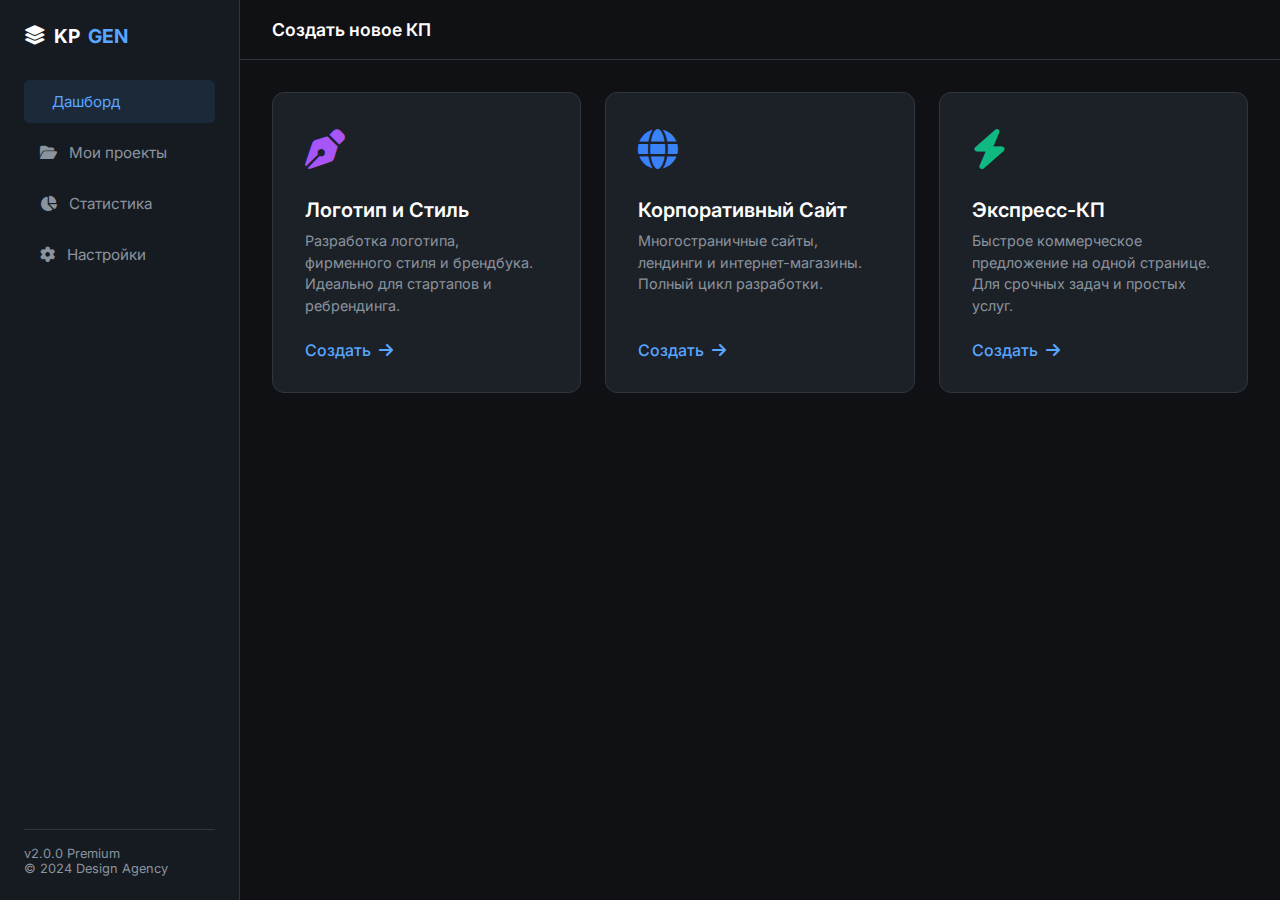
<file: app/index.html>
<!DOCTYPE html>
<html lang="ru">

<head>
    <meta charset="UTF-8">
    <meta name="viewport" content="width=device-width, initial-scale=1.0">
    <title>KP Generator | Dashboard</title>
    <link rel="stylesheet" href="styles.css">
    <link rel="stylesheet" href="https://cdnjs.cloudflare.com/ajax/libs/font-awesome/6.4.0/css/all.min.css">
</head>

<body>
    <div class="app-container">
        <!-- Sidebar -->
        <aside class="sidebar">
            <div class="logo">
                <i class="fa-solid fa-layer-group"></i>
                KP<span>GEN</span>
            </div>

            <nav class="nav-menu">
                <a href="#" class="nav-item active">
                    <i class="fa-solid fa-grid-2"></i>
                    Дашборд
                </a>
                <a href="#" class="nav-item">
                    <i class="fa-solid fa-folder-open"></i>
                    Мои проекты
                </a>
                <a href="#" class="nav-item">
                    <i class="fa-solid fa-chart-pie"></i>
                    Статистика
                </a>
                <a href="#" class="nav-item">
                    <i class="fa-solid fa-gear"></i>
                    Настройки
                </a>
            </nav>

            <div class="sidebar-footer">
                <p>v2.0.0 Premium</p>
                <p>&copy; 2024 Design Agency</p>
            </div>
        </aside>

        <!-- Main Content -->
        <main class="main-content">
            <div class="top-bar">
                <div class="page-title">Создать новое КП</div>
                <div class="user-profile">
                    <!-- Placeholder for user info if needed -->
                </div>
            </div>

            <div class="content-scroll-area">
                <div class="dashboard-grid">
                    <!-- Card 1: Logo -->
                    <a href="generator.html?type=logo" class="kp-card">
                        <div class="card-icon" style="color: #a855f7;">
                            <i class="fa-solid fa-pen-nib"></i>
                        </div>
                        <div class="card-title">Логотип и Стиль</div>
                        <div class="card-desc">
                            Разработка логотипа, фирменного стиля и брендбука. Идеально для стартапов и ребрендинга.
                        </div>
                        <div class="card-arrow">
                            Создать <i class="fa-solid fa-arrow-right"></i>
                        </div>
                    </a>

                    <!-- Card 2: Website -->
                    <a href="generator.html?type=website" class="kp-card">
                        <div class="card-icon" style="color: #3b82f6;">
                            <i class="fa-solid fa-globe"></i>
                        </div>
                        <div class="card-title">Корпоративный Сайт</div>
                        <div class="card-desc">
                            Многостраничные сайты, лендинги и интернет-магазины. Полный цикл разработки.
                        </div>
                        <div class="card-arrow">
                            Создать <i class="fa-solid fa-arrow-right"></i>
                        </div>
                    </a>

                    <!-- Card 3: Express -->
                    <a href="generator.html?type=express" class="kp-card">
                        <div class="card-icon" style="color: #10b981;">
                            <i class="fa-solid fa-bolt"></i>
                        </div>
                        <div class="card-title">Экспресс-КП</div>
                        <div class="card-desc">
                            Быстрое коммерческое предложение на одной странице. Для срочных задач и простых услуг.
                        </div>
                        <div class="card-arrow">
                            Создать <i class="fa-solid fa-arrow-right"></i>
                        </div>
                    </a>
                </div>
            </div>
        </main>
    </div>
</body>

</html>
</file>
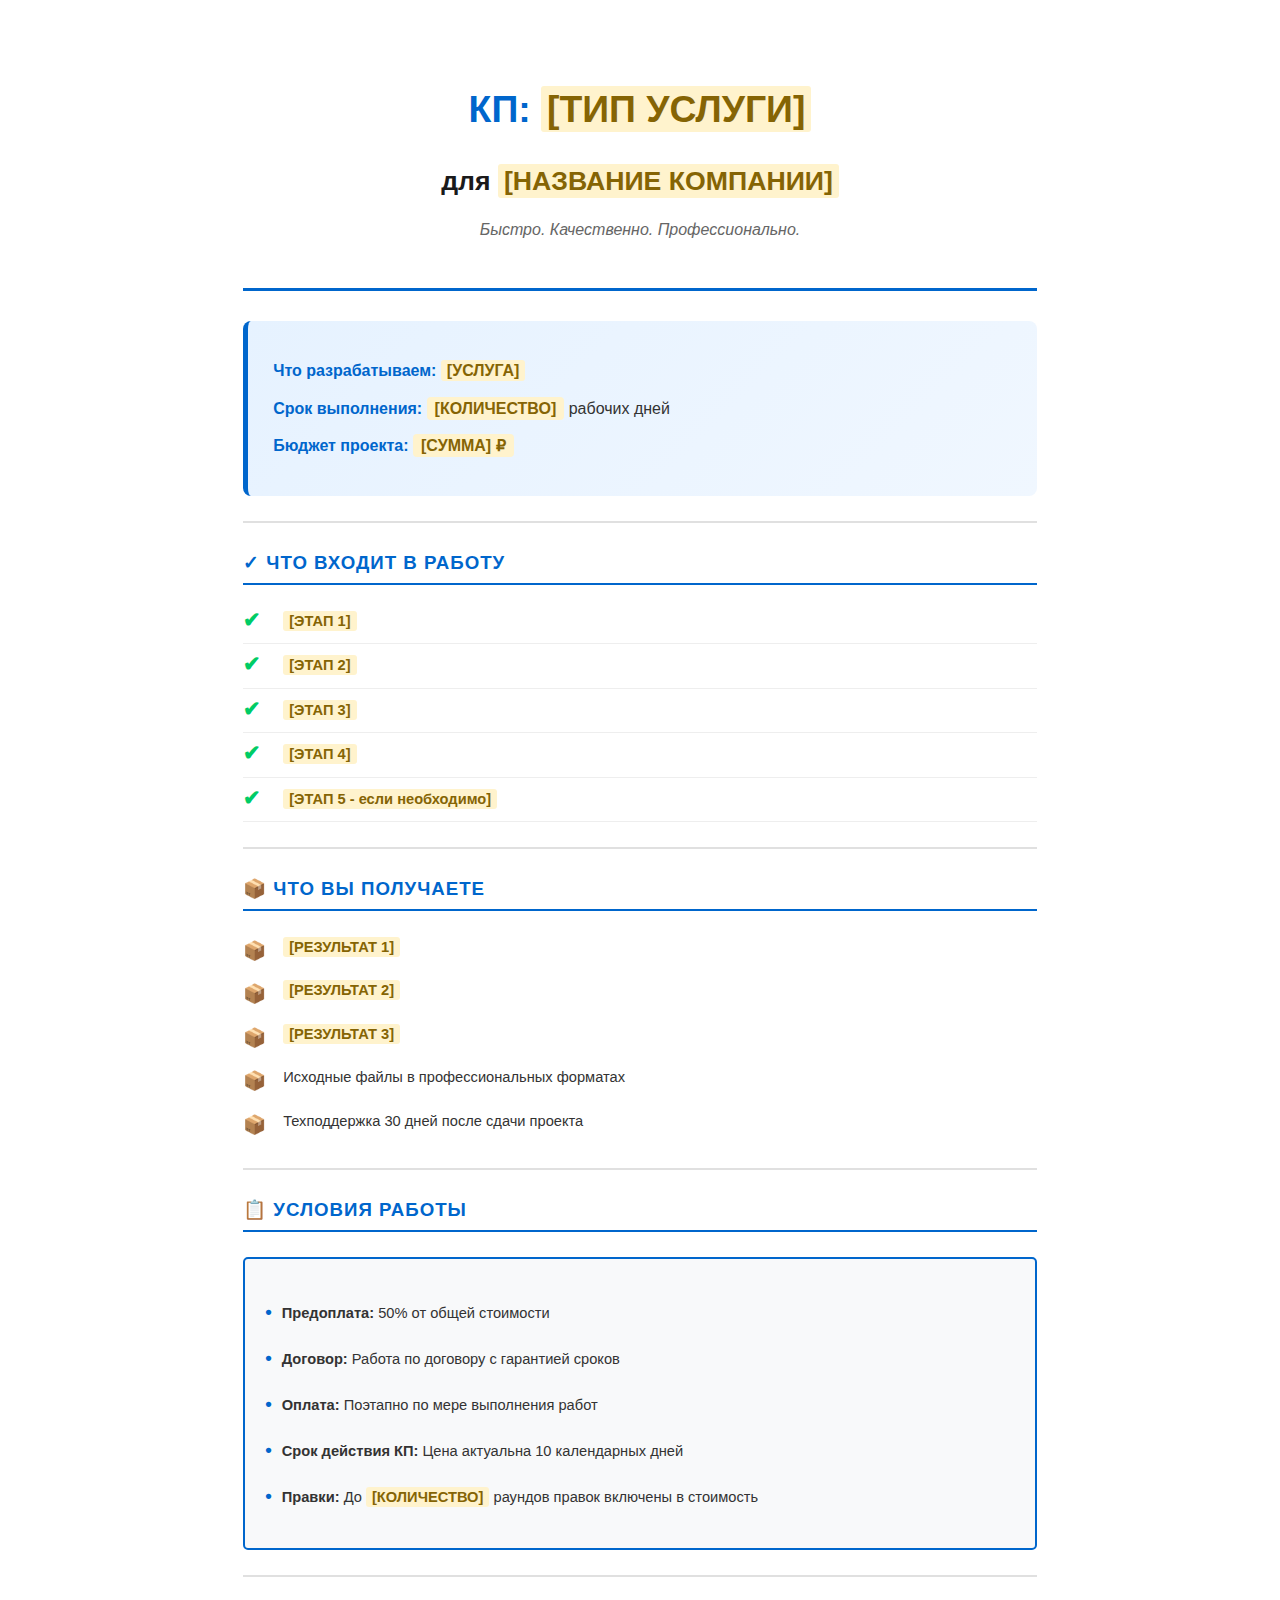
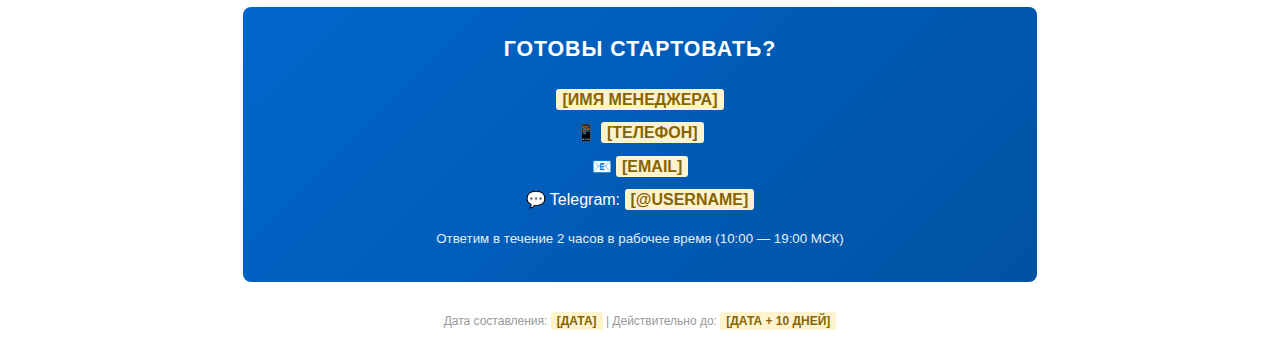
<file: output/kp-express-template.html>
<!DOCTYPE html>
<html xmlns:o="urn:schemas-microsoft-com:office:office" xmlns:w="urn:schemas-microsoft-com:office:word"
    xmlns="http://www.w3.org/TR/REC-html40">

<head>
    <meta charset="UTF-8">
    <meta name="ProgId" content="Word.Document">
    <meta name="Generator" content="Microsoft Word 15">
    <meta name="Originator" content="Microsoft Word 15">
    <title>Коммерческое предложение - Экспресс</title>
    <!--[if gte mso 9]>
    <xml>
        <w:WordDocument>
            <w:View>Print</w:View>
            <w:Zoom>100</w:Zoom>
        </w:WordDocument>
    </xml>
    <![endif]-->
    <style>
        @page {
            size: A4;
            margin: 2.5cm;
        }

        body {
            font-family: 'Segoe UI', Arial, sans-serif;
            font-size: 11pt;
            line-height: 1.6;
            color: #333333;
            max-width: 21cm;
            margin: 0 auto;
            padding: 20px;
        }

        h1 {
            font-size: 28pt;
            font-weight: 700;
            color: #0066cc;
            margin: 20px 0;
            text-align: center;
        }

        h2 {
            font-size: 20pt;
            font-weight: 600;
            color: #1a1a1a;
            margin: 15px 0 10px 0;
            text-align: center;
        }

        h3 {
            font-size: 14pt;
            font-weight: 600;
            color: #0066cc;
            margin: 20px 0 10px 0;
            text-transform: uppercase;
            letter-spacing: 1px;
            border-bottom: 2px solid #0066cc;
            padding-bottom: 5px;
        }

        .header-section {
            text-align: center;
            padding: 40px 0 30px 0;
            border-bottom: 3px solid #0066cc;
            margin-bottom: 30px;
        }

        .key-info {
            background: linear-gradient(135deg, #e6f2ff 0%, #f0f7ff 100%);
            padding: 25px;
            margin: 25px 0;
            border-radius: 8px;
            border-left: 5px solid #0066cc;
        }

        .key-info p {
            margin: 12px 0;
            font-size: 12pt;
        }

        .key-info strong {
            color: #0066cc;
            font-weight: 600;
            display: inline-block;
            min-width: 120px;
        }

        .highlight-value {
            background-color: #fff3cd;
            color: #856404;
            font-weight: 700;
            padding: 3px 8px;
            border-radius: 4px;
        }

        .checklist {
            list-style: none;
            padding: 0;
            margin: 15px 0;
        }

        .checklist li {
            padding: 10px 0 10px 40px;
            position: relative;
            font-size: 11pt;
            border-bottom: 1px solid #eeeeee;
        }

        .checklist li:before {
            content: "✔";
            position: absolute;
            left: 0;
            color: #00cc66;
            font-weight: bold;
            font-size: 16pt;
            line-height: 1;
        }

        .deliverables {
            list-style: none;
            padding: 0;
            margin: 15px 0;
        }

        .deliverables li {
            padding: 10px 0 10px 40px;
            position: relative;
            font-size: 11pt;
        }

        .deliverables li:before {
            content: "📦";
            position: absolute;
            left: 0;
            font-size: 14pt;
        }

        .conditions-box {
            background-color: #f8f9fa;
            border: 2px solid #0066cc;
            padding: 20px;
            margin: 25px 0;
            border-radius: 5px;
        }

        .conditions-box ul {
            list-style: none;
            padding: 0;
            margin: 10px 0;
        }

        .conditions-box li {
            padding: 8px 0;
            font-size: 11pt;
        }

        .conditions-box li:before {
            content: "•";
            color: #0066cc;
            font-weight: bold;
            margin-right: 10px;
            font-size: 14pt;
        }

        .cta-section {
            background: linear-gradient(135deg, #0066cc 0%, #0052a3 100%);
            color: white;
            padding: 25px;
            margin: 30px 0 20px 0;
            border-radius: 8px;
            text-align: center;
        }

        .cta-section h3 {
            color: white;
            border: none;
            margin: 0 0 15px 0;
            font-size: 16pt;
        }

        .cta-section p {
            margin: 8px 0;
            font-size: 12pt;
        }

        .placeholder {
            background-color: #fff3cd;
            color: #856404;
            font-weight: 600;
            padding: 2px 6px;
            border-radius: 3px;
        }

        .separator {
            border: none;
            border-top: 2px solid #e0e0e0;
            margin: 25px 0;
        }

        .tagline {
            font-size: 12pt;
            color: #666666;
            font-style: italic;
            text-align: center;
            margin: 15px 0;
        }
    </style>
</head>

<body>

    <!-- HEADER -->
    <div class="header-section">
        <h1>КП: <span class="placeholder">[ТИП УСЛУГИ]</span></h1>
        <h2>для <span class="placeholder">[НАЗВАНИЕ КОМПАНИИ]</span></h2>
        <p class="tagline">Быстро. Качественно. Профессионально.</p>
    </div>

    <!-- KEY INFO -->
    <div class="key-info">
        <p><strong>Что разрабатываем:</strong> <span class="placeholder">[УСЛУГА]</span></p>
        <p><strong>Срок выполнения:</strong> <span class="highlight-value">[КОЛИЧЕСТВО]</span> рабочих дней</p>
        <p><strong>Бюджет проекта:</strong> <span class="highlight-value">[СУММА] ₽</span></p>
    </div>

    <hr class="separator">

    <!-- ЧТО ВХОДИТ -->
    <h3>✓ Что входит в работу</h3>

    <ul class="checklist">
        <li><span class="placeholder">[ЭТАП 1]</span></li>
        <li><span class="placeholder">[ЭТАП 2]</span></li>
        <li><span class="placeholder">[ЭТАП 3]</span></li>
        <li><span class="placeholder">[ЭТАП 4]</span></li>
        <li><span class="placeholder">[ЭТАП 5 - если необходимо]</span></li>
    </ul>

    <hr class="separator">

    <!-- ЧТО ПОЛУЧАЕТЕ -->
    <h3>📦 Что вы получаете</h3>

    <ul class="deliverables">
        <li><span class="placeholder">[РЕЗУЛЬТАТ 1]</span></li>
        <li><span class="placeholder">[РЕЗУЛЬТАТ 2]</span></li>
        <li><span class="placeholder">[РЕЗУЛЬТАТ 3]</span></li>
        <li>Исходные файлы в профессиональных форматах</li>
        <li>Техподдержка 30 дней после сдачи проекта</li>
    </ul>

    <hr class="separator">

    <!-- УСЛОВИЯ -->
    <h3>📋 Условия работы</h3>

    <div class="conditions-box">
        <ul>
            <li><strong>Предоплата:</strong> 50% от общей стоимости</li>
            <li><strong>Договор:</strong> Работа по договору с гарантией сроков</li>
            <li><strong>Оплата:</strong> Поэтапно по мере выполнения работ</li>
            <li><strong>Срок действия КП:</strong> Цена актуальна 10 календарных дней</li>
            <li><strong>Правки:</strong> До <span class="placeholder">[КОЛИЧЕСТВО]</span> раундов правок включены в
                стоимость</li>
        </ul>
    </div>

    <hr class="separator">

    <!-- CTA -->
    <div class="cta-section">
        <h3>Готовы стартовать?</h3>
        <p><strong><span class="placeholder">[ИМЯ МЕНЕДЖЕРА]</span></strong></p>
        <p>📱 <span class="placeholder">[ТЕЛЕФОН]</span></p>
        <p>📧 <span class="placeholder">[EMAIL]</span></p>
        <p>💬 Telegram: <span class="placeholder">[@USERNAME]</span></p>
        <p style="margin-top: 15px; font-size: 10pt; opacity: 0.9;">Ответим в течение 2 часов в рабочее время (10:00 —
            19:00 МСК)</p>
    </div>

    <!-- FOOTER NOTE -->
    <p style="text-align: center; font-size: 9pt; color: #999999; margin-top: 30px;">
        Дата составления: <span class="placeholder">[ДАТА]</span> |
        Действительно до: <span class="placeholder">[ДАТА + 10 ДНЕЙ]</span>
    </p>

</body>

</html>
</file>
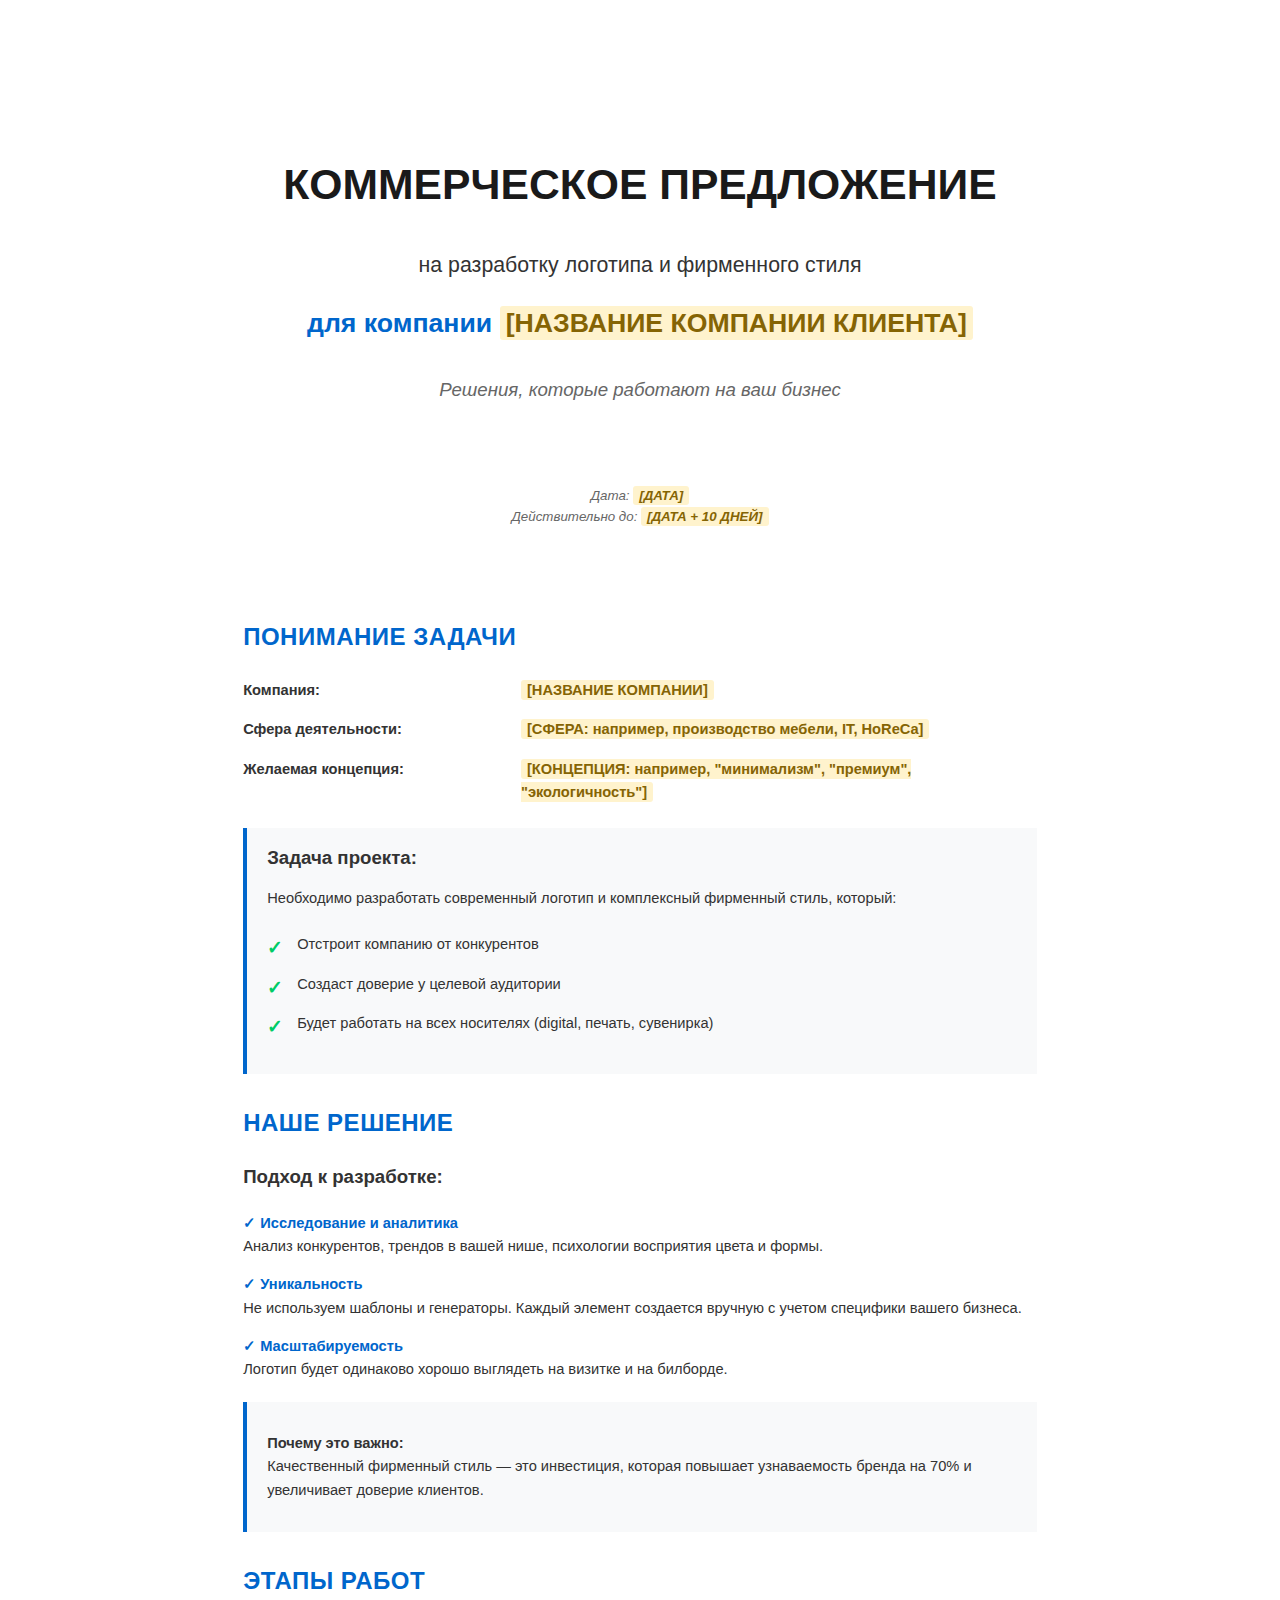
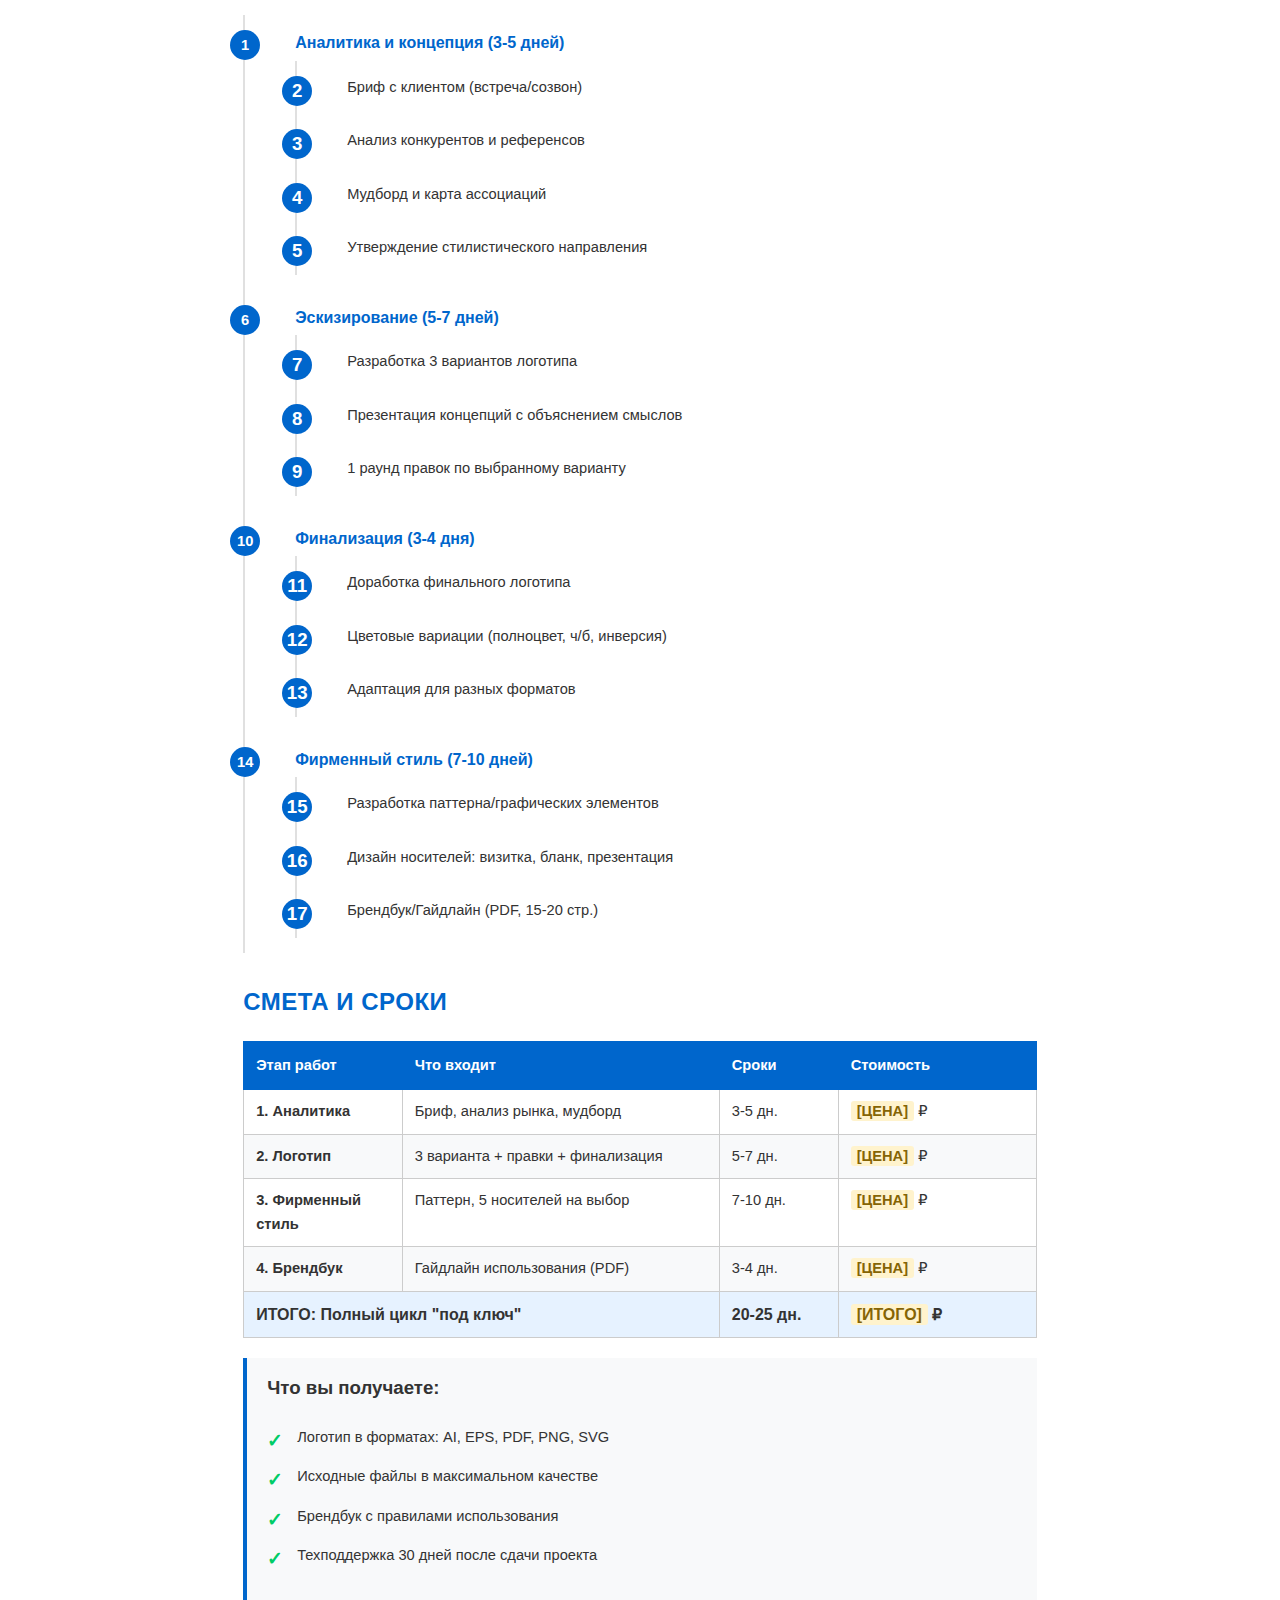
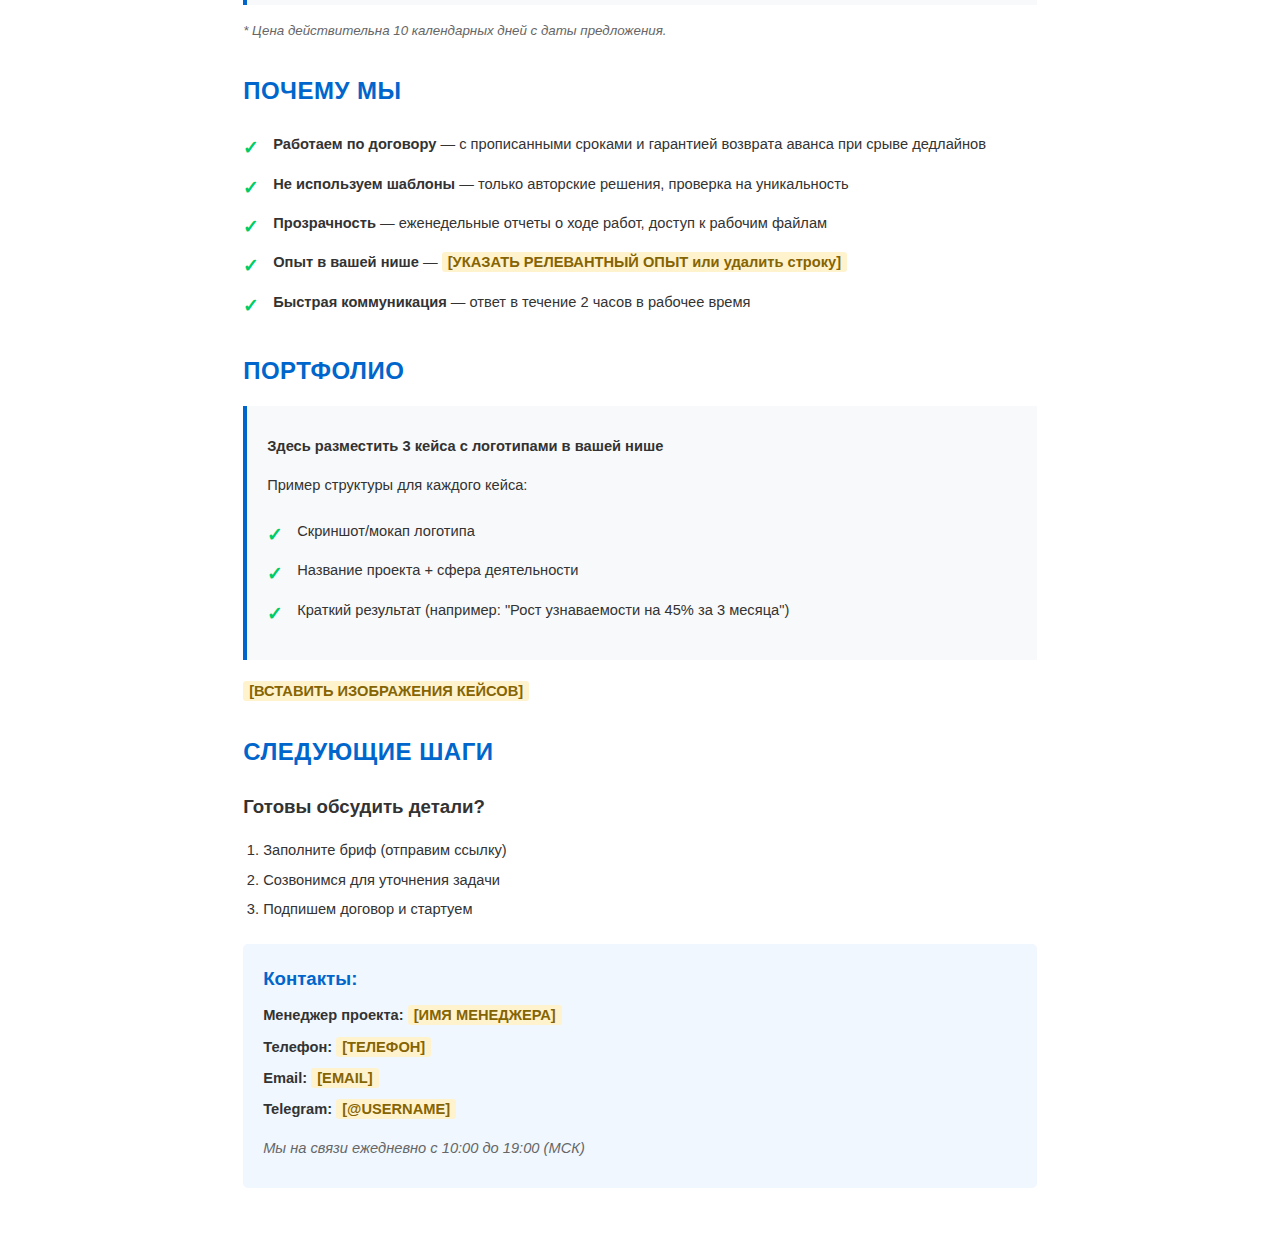
<file: output/kp-logo-template.html>
<!DOCTYPE html>
<html xmlns:o="urn:schemas-microsoft-com:office:office" xmlns:w="urn:schemas-microsoft-com:office:word"
    xmlns="http://www.w3.org/TR/REC-html40">

<head>
    <meta charset="UTF-8">
    <meta name="ProgId" content="Word.Document">
    <meta name="Generator" content="Microsoft Word 15">
    <meta name="Originator" content="Microsoft Word 15">
    <title>Коммерческое предложение - Логотип и фирменный стиль</title>
    <!--[if gte mso 9]>
    <xml>
        <w:WordDocument>
            <w:View>Print</w:View>
            <w:Zoom>100</w:Zoom>
        </w:WordDocument>
    </xml>
    <![endif]-->
    <style>
        @page {
            size: A4;
            margin: 2cm 2cm 2cm 2cm;
        }

        body {
            font-family: 'Segoe UI', Arial, sans-serif;
            font-size: 11pt;
            line-height: 1.6;
            color: #333333;
            max-width: 21cm;
            margin: 0 auto;
            padding: 20px;
        }

        h1 {
            font-size: 24pt;
            font-weight: 700;
            color: #1a1a1a;
            margin: 30px 0 10px 0;
            padding-bottom: 10px;
            border-bottom: 3px solid #0066cc;
        }

        h2 {
            font-size: 18pt;
            font-weight: 600;
            color: #0066cc;
            margin: 25px 0 15px 0;
            text-transform: uppercase;
            letter-spacing: 0.5px;
        }

        h3 {
            font-size: 14pt;
            font-weight: 600;
            color: #333333;
            margin: 20px 0 10px 0;
        }

        .title-page {
            text-align: center;
            padding: 100px 0 50px 0;
            page-break-after: always;
        }

        .title-page h1 {
            font-size: 32pt;
            border: none;
            margin-bottom: 20px;
        }

        .title-page .company-name {
            font-size: 20pt;
            font-weight: 600;
            color: #0066cc;
            margin: 20px 0;
        }

        .title-page .tagline {
            font-size: 14pt;
            color: #666666;
            font-style: italic;
            margin: 30px 0;
        }

        .section {
            margin: 30px 0;
            page-break-inside: avoid;
        }

        .highlight-box {
            background-color: #f8f9fa;
            border-left: 4px solid #0066cc;
            padding: 15px 20px;
            margin: 15px 0;
        }

        .info-grid {
            display: table;
            width: 100%;
            margin: 15px 0;
        }

        .info-row {
            display: table-row;
        }

        .info-label {
            display: table-cell;
            font-weight: 600;
            width: 35%;
            padding: 8px 10px 8px 0;
            vertical-align: top;
        }

        .info-value {
            display: table-cell;
            padding: 8px 0;
            vertical-align: top;
        }

        table {
            width: 100%;
            border-collapse: collapse;
            margin: 20px 0;
        }

        th {
            background-color: #0066cc;
            color: white;
            font-weight: 600;
            padding: 12px;
            text-align: left;
            border: 1px solid #0066cc;
        }

        td {
            padding: 10px 12px;
            border: 1px solid #cccccc;
            vertical-align: top;
        }

        tr:nth-child(even) {
            background-color: #f8f9fa;
        }

        .total-row {
            font-weight: 700;
            background-color: #e6f2ff !important;
            font-size: 12pt;
        }

        .checkmark {
            color: #00cc66;
            font-weight: bold;
            margin-right: 8px;
        }

        ul {
            list-style: none;
            padding-left: 0;
        }

        ul li {
            padding: 8px 0;
            padding-left: 30px;
            position: relative;
        }

        ul li:before {
            content: "✓";
            color: #00cc66;
            font-weight: bold;
            position: absolute;
            left: 0;
            font-size: 14pt;
        }

        .steps ol {
            counter-reset: step-counter;
            list-style: none;
            padding-left: 0;
        }

        .steps ol li {
            counter-increment: step-counter;
            padding: 15px 0 15px 50px;
            position: relative;
            border-left: 2px solid #e0e0e0;
        }

        .steps ol li:before {
            content: counter(step-counter);
            position: absolute;
            left: -15px;
            top: 15px;
            background-color: #0066cc;
            color: white;
            width: 30px;
            height: 30px;
            border-radius: 50%;
            text-align: center;
            line-height: 30px;
            font-weight: bold;
        }

        .steps ol li strong {
            display: block;
            font-size: 12pt;
            color: #0066cc;
            margin-bottom: 5px;
        }

        .contact-info {
            background-color: #f0f7ff;
            padding: 20px;
            border-radius: 5px;
            margin: 20px 0;
        }

        .contact-info p {
            margin: 8px 0;
            font-size: 11pt;
        }

        .placeholder {
            background-color: #fff3cd;
            color: #856404;
            font-weight: 600;
            padding: 2px 6px;
            border-radius: 3px;
        }

        .note {
            font-size: 10pt;
            color: #666666;
            font-style: italic;
            margin: 10px 0;
        }

        .page-break {
            page-break-after: always;
        }
    </style>
</head>

<body>

    <!-- ТИТУЛЬНАЯ СТРАНИЦА -->
    <div class="title-page">
        <h1>КОММЕРЧЕСКОЕ ПРЕДЛОЖЕНИЕ</h1>
        <p style="font-size: 16pt; margin: 20px 0;">на разработку логотипа и фирменного стиля</p>

        <div class="company-name">
            для компании <span class="placeholder">[НАЗВАНИЕ КОМПАНИИ КЛИЕНТА]</span>
        </div>

        <div class="tagline">Решения, которые работают на ваш бизнес</div>

        <p class="note" style="margin-top: 80px; font-size: 10pt;">
            Дата: <span class="placeholder">[ДАТА]</span><br>
            Действительно до: <span class="placeholder">[ДАТА + 10 ДНЕЙ]</span>
        </p>
    </div>

    <!-- ПОНИМАНИЕ ЗАДАЧИ -->
    <div class="section">
        <h2>ПОНИМАНИЕ ЗАДАЧИ</h2>

        <div class="info-grid">
            <div class="info-row">
                <div class="info-label">Компания:</div>
                <div class="info-value"><span class="placeholder">[НАЗВАНИЕ КОМПАНИИ]</span></div>
            </div>
            <div class="info-row">
                <div class="info-label">Сфера деятельности:</div>
                <div class="info-value"><span class="placeholder">[СФЕРА: например, производство мебели, IT,
                        HoReCa]</span></div>
            </div>
            <div class="info-row">
                <div class="info-label">Желаемая концепция:</div>
                <div class="info-value"><span class="placeholder">[КОНЦЕПЦИЯ: например, "минимализм", "премиум",
                        "экологичность"]</span></div>
            </div>
        </div>

        <div class="highlight-box">
            <h3 style="margin-top: 0;">Задача проекта:</h3>
            <p>Необходимо разработать современный логотип и комплексный фирменный стиль, который:</p>
            <ul>
                <li>Отстроит компанию от конкурентов</li>
                <li>Создаст доверие у целевой аудитории</li>
                <li>Будет работать на всех носителях (digital, печать, сувенирка)</li>
            </ul>
        </div>
    </div>

    <!-- НАШЕ РЕШЕНИЕ -->
    <div class="section">
        <h2>НАШЕ РЕШЕНИЕ</h2>

        <h3>Подход к разработке:</h3>

        <div style="margin: 20px 0;">
            <p><strong style="color: #0066cc;">✓ Исследование и аналитика</strong><br>
                Анализ конкурентов, трендов в вашей нише, психологии восприятия цвета и формы.</p>

            <p><strong style="color: #0066cc;">✓ Уникальность</strong><br>
                Не используем шаблоны и генераторы. Каждый элемент создается вручную с учетом специфики вашего бизнеса.
            </p>

            <p><strong style="color: #0066cc;">✓ Масштабируемость</strong><br>
                Логотип будет одинаково хорошо выглядеть на визитке и на билборде.</p>
        </div>

        <div class="highlight-box">
            <p><strong>Почему это важно:</strong><br>
                Качественный фирменный стиль — это инвестиция, которая повышает узнаваемость бренда на 70% и увеличивает
                доверие клиентов.</p>
        </div>
    </div>

    <!-- ЭТАПЫ РАБОТ -->
    <div class="section page-break">
        <h2>ЭТАПЫ РАБОТ</h2>

        <div class="steps">
            <ol>
                <li>
                    <strong>Аналитика и концепция (3-5 дней)</strong>
                    <ul style="margin-top: 5px;">
                        <li>Бриф с клиентом (встреча/созвон)</li>
                        <li>Анализ конкурентов и референсов</li>
                        <li>Мудборд и карта ассоциаций</li>
                        <li>Утверждение стилистического направления</li>
                    </ul>
                </li>

                <li>
                    <strong>Эскизирование (5-7 дней)</strong>
                    <ul>
                        <li>Разработка 3 вариантов логотипа</li>
                        <li>Презентация концепций с объяснением смыслов</li>
                        <li>1 раунд правок по выбранному варианту</li>
                    </ul>
                </li>

                <li>
                    <strong>Финализация (3-4 дня)</strong>
                    <ul>
                        <li>Доработка финального логотипа</li>
                        <li>Цветовые вариации (полноцвет, ч/б, инверсия)</li>
                        <li>Адаптация для разных форматов</li>
                    </ul>
                </li>

                <li>
                    <strong>Фирменный стиль (7-10 дней)</strong>
                    <ul>
                        <li>Разработка паттерна/графических элементов</li>
                        <li>Дизайн носителей: визитка, бланк, презентация</li>
                        <li>Брендбук/Гайдлайн (PDF, 15-20 стр.)</li>
                    </ul>
                </li>
            </ol>
        </div>
    </div>

    <!-- СМЕТА И СРОКИ -->
    <div class="section">
        <h2>СМЕТА И СРОКИ</h2>

        <table>
            <thead>
                <tr>
                    <th style="width: 20%;">Этап работ</th>
                    <th style="width: 40%;">Что входит</th>
                    <th style="width: 15%;">Сроки</th>
                    <th style="width: 25%;">Стоимость</th>
                </tr>
            </thead>
            <tbody>
                <tr>
                    <td><strong>1. Аналитика</strong></td>
                    <td>Бриф, анализ рынка, мудборд</td>
                    <td>3-5 дн.</td>
                    <td><span class="placeholder">[ЦЕНА]</span> ₽</td>
                </tr>
                <tr>
                    <td><strong>2. Логотип</strong></td>
                    <td>3 варианта + правки + финализация</td>
                    <td>5-7 дн.</td>
                    <td><span class="placeholder">[ЦЕНА]</span> ₽</td>
                </tr>
                <tr>
                    <td><strong>3. Фирменный стиль</strong></td>
                    <td>Паттерн, 5 носителей на выбор</td>
                    <td>7-10 дн.</td>
                    <td><span class="placeholder">[ЦЕНА]</span> ₽</td>
                </tr>
                <tr>
                    <td><strong>4. Брендбук</strong></td>
                    <td>Гайдлайн использования (PDF)</td>
                    <td>3-4 дн.</td>
                    <td><span class="placeholder">[ЦЕНА]</span> ₽</td>
                </tr>
                <tr class="total-row">
                    <td colspan="2"><strong>ИТОГО:</strong> Полный цикл "под ключ"</td>
                    <td><strong>20-25 дн.</strong></td>
                    <td><strong><span class="placeholder">[ИТОГО]</span> ₽</strong></td>
                </tr>
            </tbody>
        </table>

        <div class="highlight-box">
            <h3 style="margin-top: 0;">Что вы получаете:</h3>
            <ul>
                <li>Логотип в форматах: AI, EPS, PDF, PNG, SVG</li>
                <li>Исходные файлы в максимальном качестве</li>
                <li>Брендбук с правилами использования</li>
                <li>Техподдержка 30 дней после сдачи проекта</li>
            </ul>
        </div>

        <p class="note">* Цена действительна 10 календарных дней с даты предложения.</p>
    </div>

    <!-- ПОЧЕМУ МЫ -->
    <div class="section page-break">
        <h2>ПОЧЕМУ МЫ</h2>

        <ul style="font-size: 11pt;">
            <li><strong>Работаем по договору</strong> — с прописанными сроками и гарантией возврата аванса при срыве
                дедлайнов</li>
            <li><strong>Не используем шаблоны</strong> — только авторские решения, проверка на уникальность</li>
            <li><strong>Прозрачность</strong> — еженедельные отчеты о ходе работ, доступ к рабочим файлам</li>
            <li><strong>Опыт в вашей нише</strong> — <span class="placeholder">[УКАЗАТЬ РЕЛЕВАНТНЫЙ ОПЫТ или удалить
                    строку]</span></li>
            <li><strong>Быстрая коммуникация</strong> — ответ в течение 2 часов в рабочее время</li>
        </ul>
    </div>

    <!-- ПОРТФОЛИО -->
    <div class="section">
        <h2>ПОРТФОЛИО</h2>

        <div class="highlight-box">
            <p><strong>Здесь разместить 3 кейса с логотипами в вашей нише</strong></p>
            <p>Пример структуры для каждого кейса:</p>
            <ul>
                <li>Скриншот/мокап логотипа</li>
                <li>Название проекта + сфера деятельности</li>
                <li>Краткий результат (например: "Рост узнаваемости на 45% за 3 месяца")</li>
            </ul>
        </div>

        <p style="margin-top: 20px;"><span class="placeholder">[ВСТАВИТЬ ИЗОБРАЖЕНИЯ КЕЙСОВ]</span></p>
    </div>

    <!-- СЛЕДУЮЩИЕ ШАГИ -->
    <div class="section">
        <h2>СЛЕДУЮЩИЕ ШАГИ</h2>

        <h3>Готовы обсудить детали?</h3>

        <ol style="list-style: decimal; padding-left: 20px; line-height: 2;">
            <li>Заполните бриф (отправим ссылку)</li>
            <li>Созвонимся для уточнения задачи</li>
            <li>Подпишем договор и стартуем</li>
        </ol>

        <div class="contact-info">
            <h3 style="margin-top: 0; color: #0066cc;">Контакты:</h3>
            <p><strong>Менеджер проекта:</strong> <span class="placeholder">[ИМЯ МЕНЕДЖЕРА]</span></p>
            <p><strong>Телефон:</strong> <span class="placeholder">[ТЕЛЕФОН]</span></p>
            <p><strong>Email:</strong> <span class="placeholder">[EMAIL]</span></p>
            <p><strong>Telegram:</strong> <span class="placeholder">[@USERNAME]</span></p>
            <p class="note" style="margin-top: 15px;">Мы на связи ежедневно с 10:00 до 19:00 (МСК)</p>
        </div>
    </div>

</body>

</html>
</file>
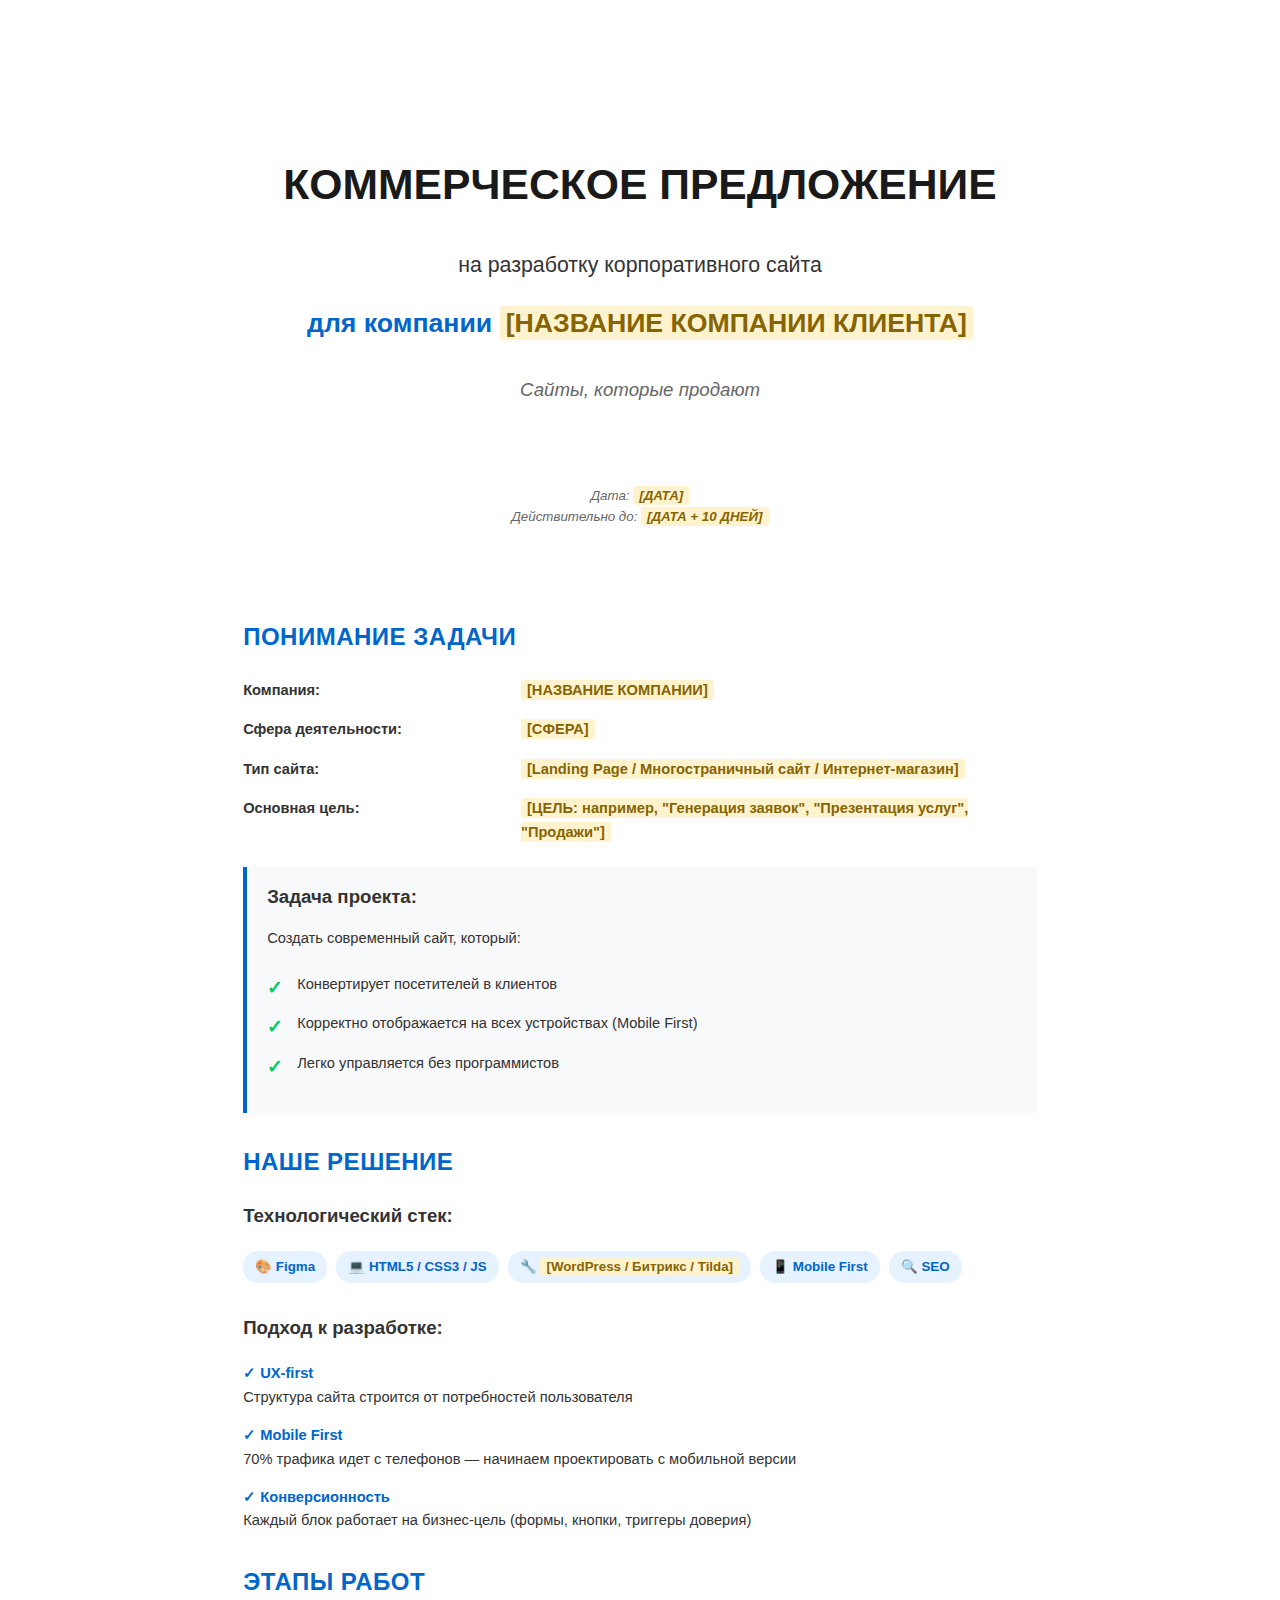
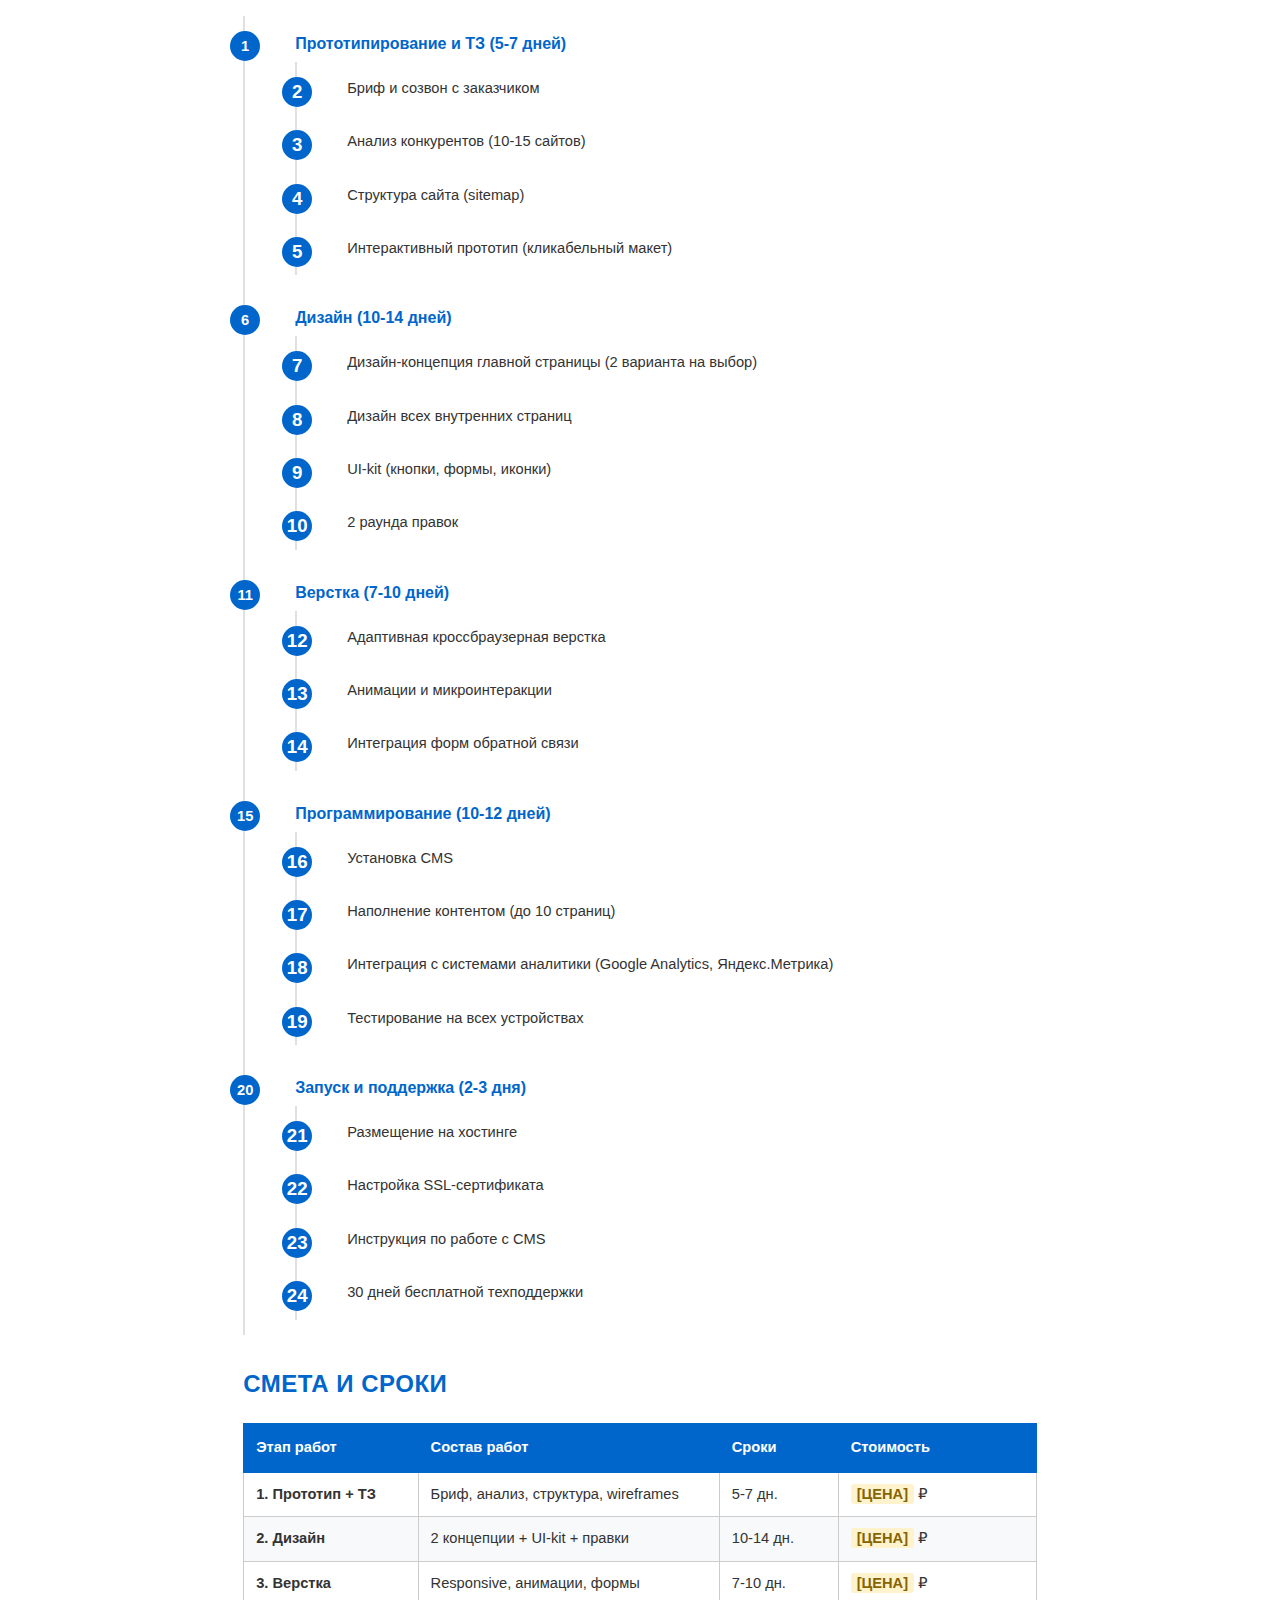
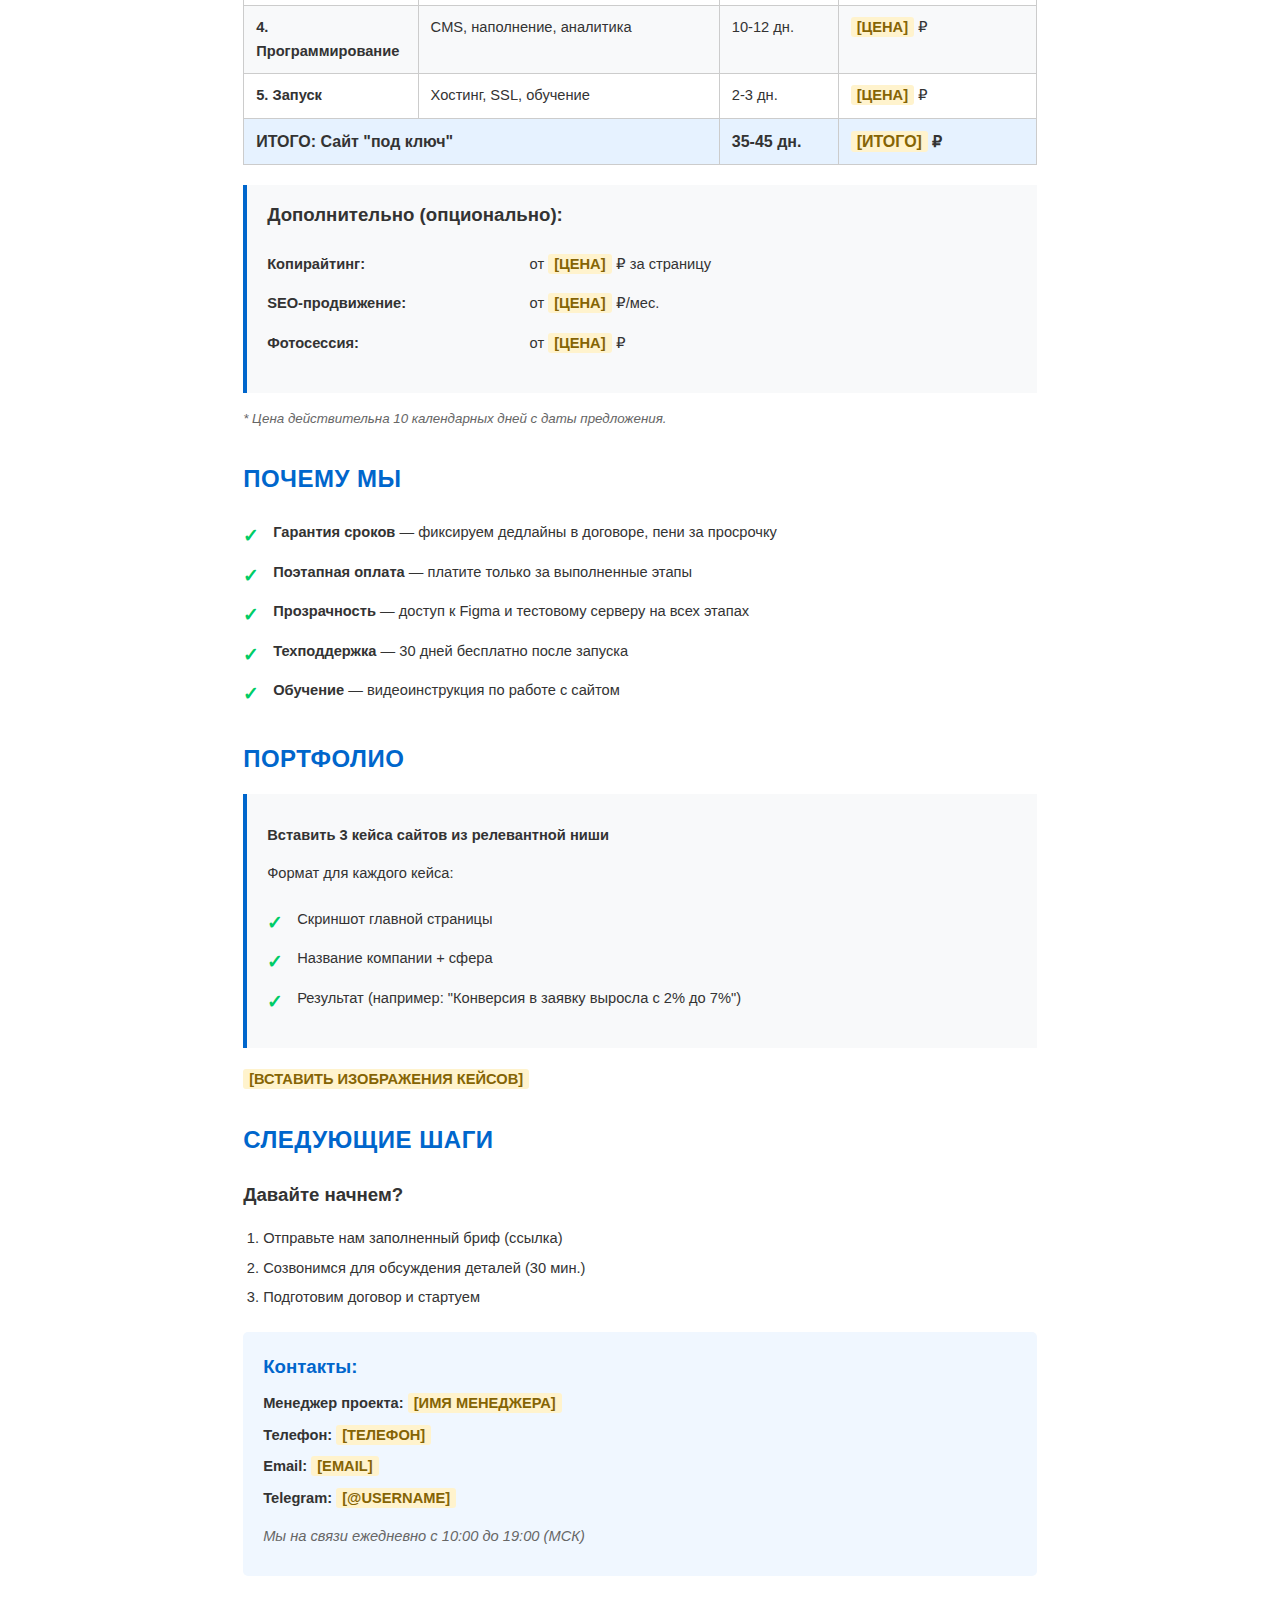
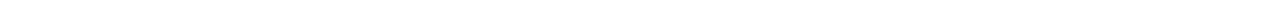
<file: output/kp-website-template.html>
<!DOCTYPE html>
<html xmlns:o="urn:schemas-microsoft-com:office:office" xmlns:w="urn:schemas-microsoft-com:office:word"
    xmlns="http://www.w3.org/TR/REC-html40">

<head>
    <meta charset="UTF-8">
    <meta name="ProgId" content="Word.Document">
    <meta name="Generator" content="Microsoft Word 15">
    <meta name="Originator" content="Microsoft Word 15">
    <title>Коммерческое предложение - Корпоративный сайт</title>
    <!--[if gte mso 9]>
    <xml>
        <w:WordDocument>
            <w:View>Print</w:View>
            <w:Zoom>100</w:Zoom>
        </w:WordDocument>
    </xml>
    <![endif]-->
    <style>
        @page {
            size: A4;
            margin: 2cm 2cm 2cm 2cm;
        }

        body {
            font-family: 'Segoe UI', Arial, sans-serif;
            font-size: 11pt;
            line-height: 1.6;
            color: #333333;
            max-width: 21cm;
            margin: 0 auto;
            padding: 20px;
        }

        h1 {
            font-size: 24pt;
            font-weight: 700;
            color: #1a1a1a;
            margin: 30px 0 10px 0;
            padding-bottom: 10px;
            border-bottom: 3px solid #0066cc;
        }

        h2 {
            font-size: 18pt;
            font-weight: 600;
            color: #0066cc;
            margin: 25px 0 15px 0;
            text-transform: uppercase;
            letter-spacing: 0.5px;
        }

        h3 {
            font-size: 14pt;
            font-weight: 600;
            color: #333333;
            margin: 20px 0 10px 0;
        }

        .title-page {
            text-align: center;
            padding: 100px 0 50px 0;
            page-break-after: always;
        }

        .title-page h1 {
            font-size: 32pt;
            border: none;
            margin-bottom: 20px;
        }

        .title-page .company-name {
            font-size: 20pt;
            font-weight: 600;
            color: #0066cc;
            margin: 20px 0;
        }

        .title-page .tagline {
            font-size: 14pt;
            color: #666666;
            font-style: italic;
            margin: 30px 0;
        }

        .section {
            margin: 30px 0;
            page-break-inside: avoid;
        }

        .highlight-box {
            background-color: #f8f9fa;
            border-left: 4px solid #0066cc;
            padding: 15px 20px;
            margin: 15px 0;
        }

        .info-grid {
            display: table;
            width: 100%;
            margin: 15px 0;
        }

        .info-row {
            display: table-row;
        }

        .info-label {
            display: table-cell;
            font-weight: 600;
            width: 35%;
            padding: 8px 10px 8px 0;
            vertical-align: top;
        }

        .info-value {
            display: table-cell;
            padding: 8px 0;
            vertical-align: top;
        }

        table {
            width: 100%;
            border-collapse: collapse;
            margin: 20px 0;
        }

        th {
            background-color: #0066cc;
            color: white;
            font-weight: 600;
            padding: 12px;
            text-align: left;
            border: 1px solid #0066cc;
        }

        td {
            padding: 10px 12px;
            border: 1px solid #cccccc;
            vertical-align: top;
        }

        tr:nth-child(even) {
            background-color: #f8f9fa;
        }

        .total-row {
            font-weight: 700;
            background-color: #e6f2ff !important;
            font-size: 12pt;
        }

        .tech-badge {
            display: inline-block;
            background-color: #e6f2ff;
            color: #0066cc;
            padding: 5px 12px;
            margin: 5px 5px 5px 0;
            border-radius: 15px;
            font-size: 10pt;
            font-weight: 600;
        }

        ul {
            list-style: none;
            padding-left: 0;
        }

        ul li {
            padding: 8px 0;
            padding-left: 30px;
            position: relative;
        }

        ul li:before {
            content: "✓";
            color: #00cc66;
            font-weight: bold;
            position: absolute;
            left: 0;
            font-size: 14pt;
        }

        .steps ol {
            counter-reset: step-counter;
            list-style: none;
            padding-left: 0;
        }

        .steps ol li {
            counter-increment: step-counter;
            padding: 15px 0 15px 50px;
            position: relative;
            border-left: 2px solid #e0e0e0;
        }

        .steps ol li:before {
            content: counter(step-counter);
            position: absolute;
            left: -15px;
            top: 15px;
            background-color: #0066cc;
            color: white;
            width: 30px;
            height: 30px;
            border-radius: 50%;
            text-align: center;
            line-height: 30px;
            font-weight: bold;
        }

        .steps ol li strong {
            display: block;
            font-size: 12pt;
            color: #0066cc;
            margin-bottom: 5px;
        }

        .contact-info {
            background-color: #f0f7ff;
            padding: 20px;
            border-radius: 5px;
            margin: 20px 0;
        }

        .contact-info p {
            margin: 8px 0;
            font-size: 11pt;
        }

        .placeholder {
            background-color: #fff3cd;
            color: #856404;
            font-weight: 600;
            padding: 2px 6px;
            border-radius: 3px;
        }

        .note {
            font-size: 10pt;
            color: #666666;
            font-style: italic;
            margin: 10px 0;
        }

        .page-break {
            page-break-after: always;
        }
    </style>
</head>

<body>

    <!-- ТИТУЛЬНАЯ СТРАНИЦА -->
    <div class="title-page">
        <h1>КОММЕРЧЕСКОЕ ПРЕДЛОЖЕНИЕ</h1>
        <p style="font-size: 16pt; margin: 20px 0;">на разработку корпоративного сайта</p>

        <div class="company-name">
            для компании <span class="placeholder">[НАЗВАНИЕ КОМПАНИИ КЛИЕНТА]</span>
        </div>

        <div class="tagline">Сайты, которые продают</div>

        <p class="note" style="margin-top: 80px; font-size: 10pt;">
            Дата: <span class="placeholder">[ДАТА]</span><br>
            Действительно до: <span class="placeholder">[ДАТА + 10 ДНЕЙ]</span>
        </p>
    </div>

    <!-- ПОНИМАНИЕ ЗАДАЧИ -->
    <div class="section">
        <h2>ПОНИМАНИЕ ЗАДАЧИ</h2>

        <div class="info-grid">
            <div class="info-row">
                <div class="info-label">Компания:</div>
                <div class="info-value"><span class="placeholder">[НАЗВАНИЕ КОМПАНИИ]</span></div>
            </div>
            <div class="info-row">
                <div class="info-label">Сфера деятельности:</div>
                <div class="info-value"><span class="placeholder">[СФЕРА]</span></div>
            </div>
            <div class="info-row">
                <div class="info-label">Тип сайта:</div>
                <div class="info-value"><span class="placeholder">[Landing Page / Многостраничный сайт /
                        Интернет-магазин]</span></div>
            </div>
            <div class="info-row">
                <div class="info-label">Основная цель:</div>
                <div class="info-value"><span class="placeholder">[ЦЕЛЬ: например, "Генерация заявок", "Презентация
                        услуг", "Продажи"]</span></div>
            </div>
        </div>

        <div class="highlight-box">
            <h3 style="margin-top: 0;">Задача проекта:</h3>
            <p>Создать современный сайт, который:</p>
            <ul>
                <li>Конвертирует посетителей в клиентов</li>
                <li>Корректно отображается на всех устройствах (Mobile First)</li>
                <li>Легко управляется без программистов</li>
            </ul>
        </div>
    </div>

    <!-- НАШЕ РЕШЕНИЕ -->
    <div class="section">
        <h2>НАШЕ РЕШЕНИЕ</h2>

        <h3>Технологический стек:</h3>

        <div style="margin: 15px 0;">
            <span class="tech-badge">🎨 Figma</span>
            <span class="tech-badge">💻 HTML5 / CSS3 / JS</span>
            <span class="tech-badge">🔧 <span class="placeholder">[WordPress / Битрикс / Tilda]</span></span>
            <span class="tech-badge">📱 Mobile First</span>
            <span class="tech-badge">🔍 SEO</span>
        </div>

        <h3 style="margin-top: 25px;">Подход к разработке:</h3>

        <div style="margin: 20px 0;">
            <p><strong style="color: #0066cc;">✓ UX-first</strong><br>
                Структура сайта строится от потребностей пользователя</p>

            <p><strong style="color: #0066cc;">✓ Mobile First</strong><br>
                70% трафика идет с телефонов — начинаем проектировать с мобильной версии</p>

            <p><strong style="color: #0066cc;">✓ Конверсионность</strong><br>
                Каждый блок работает на бизнес-цель (формы, кнопки, триггеры доверия)</p>
        </div>
    </div>

    <!-- ЭТАПЫ РАБОТ -->
    <div class="section page-break">
        <h2>ЭТАПЫ РАБОТ</h2>

        <div class="steps">
            <ol>
                <li>
                    <strong>Прототипирование и ТЗ (5-7 дней)</strong>
                    <ul style="margin-top: 5px;">
                        <li>Бриф и созвон с заказчиком</li>
                        <li>Анализ конкурентов (10-15 сайтов)</li>
                        <li>Структура сайта (sitemap)</li>
                        <li>Интерактивный прототип (кликабельный макет)</li>
                    </ul>
                </li>

                <li>
                    <strong>Дизайн (10-14 дней)</strong>
                    <ul>
                        <li>Дизайн-концепция главной страницы (2 варианта на выбор)</li>
                        <li>Дизайн всех внутренних страниц</li>
                        <li>UI-kit (кнопки, формы, иконки)</li>
                        <li>2 раунда правок</li>
                    </ul>
                </li>

                <li>
                    <strong>Верстка (7-10 дней)</strong>
                    <ul>
                        <li>Адаптивная кроссбраузерная верстка</li>
                        <li>Анимации и микроинтеракции</li>
                        <li>Интеграция форм обратной связи</li>
                    </ul>
                </li>

                <li>
                    <strong>Программирование (10-12 дней)</strong>
                    <ul>
                        <li>Установка CMS</li>
                        <li>Наполнение контентом (до 10 страниц)</li>
                        <li>Интеграция с системами аналитики (Google Analytics, Яндекс.Метрика)</li>
                        <li>Тестирование на всех устройствах</li>
                    </ul>
                </li>

                <li>
                    <strong>Запуск и поддержка (2-3 дня)</strong>
                    <ul>
                        <li>Размещение на хостинге</li>
                        <li>Настройка SSL-сертификата</li>
                        <li>Инструкция по работе с CMS</li>
                        <li>30 дней бесплатной техподдержки</li>
                    </ul>
                </li>
            </ol>
        </div>
    </div>

    <!-- СМЕТА И СРОКИ -->
    <div class="section">
        <h2>СМЕТА И СРОКИ</h2>

        <table>
            <thead>
                <tr>
                    <th style="width: 22%;">Этап работ</th>
                    <th style="width: 38%;">Состав работ</th>
                    <th style="width: 15%;">Сроки</th>
                    <th style="width: 25%;">Стоимость</th>
                </tr>
            </thead>
            <tbody>
                <tr>
                    <td><strong>1. Прототип + ТЗ</strong></td>
                    <td>Бриф, анализ, структура, wireframes</td>
                    <td>5-7 дн.</td>
                    <td><span class="placeholder">[ЦЕНА]</span> ₽</td>
                </tr>
                <tr>
                    <td><strong>2. Дизайн</strong></td>
                    <td>2 концепции + UI-kit + правки</td>
                    <td>10-14 дн.</td>
                    <td><span class="placeholder">[ЦЕНА]</span> ₽</td>
                </tr>
                <tr>
                    <td><strong>3. Верстка</strong></td>
                    <td>Responsive, анимации, формы</td>
                    <td>7-10 дн.</td>
                    <td><span class="placeholder">[ЦЕНА]</span> ₽</td>
                </tr>
                <tr>
                    <td><strong>4. Программирование</strong></td>
                    <td>CMS, наполнение, аналитика</td>
                    <td>10-12 дн.</td>
                    <td><span class="placeholder">[ЦЕНА]</span> ₽</td>
                </tr>
                <tr>
                    <td><strong>5. Запуск</strong></td>
                    <td>Хостинг, SSL, обучение</td>
                    <td>2-3 дн.</td>
                    <td><span class="placeholder">[ЦЕНА]</span> ₽</td>
                </tr>
                <tr class="total-row">
                    <td colspan="2"><strong>ИТОГО:</strong> Сайт "под ключ"</td>
                    <td><strong>35-45 дн.</strong></td>
                    <td><strong><span class="placeholder">[ИТОГО]</span> ₽</strong></td>
                </tr>
            </tbody>
        </table>

        <div class="highlight-box">
            <h3 style="margin-top: 0;">Дополнительно (опционально):</h3>
            <div class="info-grid">
                <div class="info-row">
                    <div class="info-label">Копирайтинг:</div>
                    <div class="info-value">от <span class="placeholder">[ЦЕНА]</span> ₽ за страницу</div>
                </div>
                <div class="info-row">
                    <div class="info-label">SEO-продвижение:</div>
                    <div class="info-value">от <span class="placeholder">[ЦЕНА]</span> ₽/мес.</div>
                </div>
                <div class="info-row">
                    <div class="info-label">Фотосессия:</div>
                    <div class="info-value">от <span class="placeholder">[ЦЕНА]</span> ₽</div>
                </div>
            </div>
        </div>

        <p class="note">* Цена действительна 10 календарных дней с даты предложения.</p>
    </div>

    <!-- ПОЧЕМУ МЫ -->
    <div class="section page-break">
        <h2>ПОЧЕМУ МЫ</h2>

        <ul style="font-size: 11pt;">
            <li><strong>Гарантия сроков</strong> — фиксируем дедлайны в договоре, пени за просрочку</li>
            <li><strong>Поэтапная оплата</strong> — платите только за выполненные этапы</li>
            <li><strong>Прозрачность</strong> — доступ к Figma и тестовому серверу на всех этапах</li>
            <li><strong>Техподдержка</strong> — 30 дней бесплатно после запуска</li>
            <li><strong>Обучение</strong> — видеоинструкция по работе с сайтом</li>
        </ul>
    </div>

    <!-- ПОРТФОЛИО -->
    <div class="section">
        <h2>ПОРТФОЛИО</h2>

        <div class="highlight-box">
            <p><strong>Вставить 3 кейса сайтов из релевантной ниши</strong></p>
            <p>Формат для каждого кейса:</p>
            <ul>
                <li>Скриншот главной страницы</li>
                <li>Название компании + сфера</li>
                <li>Результат (например: "Конверсия в заявку выросла с 2% до 7%")</li>
            </ul>
        </div>

        <p style="margin-top: 20px;"><span class="placeholder">[ВСТАВИТЬ ИЗОБРАЖЕНИЯ КЕЙСОВ]</span></p>
    </div>

    <!-- СЛЕДУЮЩИЕ ШАГИ -->
    <div class="section">
        <h2>СЛЕДУЮЩИЕ ШАГИ</h2>

        <h3>Давайте начнем?</h3>

        <ol style="list-style: decimal; padding-left: 20px; line-height: 2;">
            <li>Отправьте нам заполненный бриф (ссылка)</li>
            <li>Созвонимся для обсуждения деталей (30 мин.)</li>
            <li>Подготовим договор и стартуем</li>
        </ol>

        <div class="contact-info">
            <h3 style="margin-top: 0; color: #0066cc;">Контакты:</h3>
            <p><strong>Менеджер проекта:</strong> <span class="placeholder">[ИМЯ МЕНЕДЖЕРА]</span></p>
            <p><strong>Телефон:</strong> <span class="placeholder">[ТЕЛЕФОН]</span></p>
            <p><strong>Email:</strong> <span class="placeholder">[EMAIL]</span></p>
            <p><strong>Telegram:</strong> <span class="placeholder">[@USERNAME]</span></p>
            <p class="note" style="margin-top: 15px;">Мы на связи ежедневно с 10:00 до 19:00 (МСК)</p>
        </div>
    </div>

</body>

</html>
</file>
<file: app/styles.css>
@import url('https://fonts.googleapis.com/css2?family=Inter:wght@300;400;500;600;700;800&display=swap');

:root {
    /* Premium Dark Theme Palette */
    --bg-body: #0f1115;
    --bg-sidebar: #161b22;
    --bg-card: #1c2128;
    --bg-input: #0d1117;

    --text-primary: #ffffff;
    --text-secondary: #8b949e;
    --text-accent: #58a6ff;

    --primary: #238636;
    --primary-hover: #2ea043;
    --danger: #da3633;

    --border-color: #30363d;
    --shadow-card: 0 4px 12px rgba(0, 0, 0, 0.5);

    --font-main: 'Inter', -apple-system, BlinkMacSystemFont, sans-serif;

    --sidebar-width: 280px;
    --top-bar-height: 60px;
}

* {
    box-sizing: border-box;
    margin: 0;
    padding: 0;
}

body {
    font-family: var(--font-main);
    background-color: var(--bg-body);
    color: var(--text-primary);
    height: 100vh;
    width: 100vw;
    overflow: hidden;
    display: flex;
}

/* Layout Structure */
.app-container {
    display: flex;
    width: 100%;
    height: 100%;
    overflow: hidden;
}

/* Sidebar */
.sidebar {
    width: var(--sidebar-width);
    background-color: var(--bg-sidebar);
    border-right: 1px solid var(--border-color);
    display: flex;
    flex-direction: column;
    padding: 1.5rem;
    flex-shrink: 0;
    transition: width 0.3s ease;
    z-index: 20;
}

.logo {
    font-size: 1.2rem;
    font-weight: 700;
    color: var(--text-primary);
    margin-bottom: 2rem;
    display: flex;
    align-items: center;
    gap: 0.5rem;
    white-space: nowrap;
}

.logo span {
    color: var(--text-accent);
}

.nav-menu {
    display: flex;
    flex-direction: column;
    gap: 0.5rem;
}

.nav-item {
    padding: 0.75rem 1rem;
    border-radius: 6px;
    color: var(--text-secondary);
    text-decoration: none;
    transition: all 0.2s;
    display: flex;
    align-items: center;
    gap: 0.75rem;
    font-size: 0.95rem;
    white-space: nowrap;
}

.nav-item:hover,
.nav-item.active {
    background-color: rgba(88, 166, 255, 0.1);
    color: var(--text-accent);
}

.sidebar-footer {
    margin-top: auto;
    padding-top: 1rem;
    border-top: 1px solid var(--border-color);
    font-size: 0.8rem;
    color: var(--text-secondary);
    white-space: nowrap;
}

/* Main Content Area */
.main-content {
    flex: 1;
    display: flex;
    flex-direction: column;
    height: 100%;
    overflow: hidden;
    position: relative;
    min-width: 0;
    /* Prevent flex item from overflowing */
}

.top-bar {
    height: var(--top-bar-height);
    border-bottom: 1px solid var(--border-color);
    display: flex;
    align-items: center;
    justify-content: space-between;
    padding: 0 2rem;
    background-color: var(--bg-body);
    flex-shrink: 0;
}

.page-title {
    font-size: 1.1rem;
    font-weight: 600;
    white-space: nowrap;
}

/* Scroll Area for Dashboard */
.content-scroll-area {
    flex: 1;
    overflow-y: auto;
    padding: 2rem;
    height: calc(100% - var(--top-bar-height));
}

/* Dashboard Grid */
.dashboard-grid {
    display: grid;
    grid-template-columns: repeat(auto-fit, minmax(300px, 1fr));
    gap: 1.5rem;
    max-width: 1200px;
    margin: 0 auto;
}

.kp-card {
    background-color: var(--bg-card);
    border: 1px solid var(--border-color);
    border-radius: 12px;
    padding: 2rem;
    transition: transform 0.2s, border-color 0.2s;
    cursor: pointer;
    display: flex;
    flex-direction: column;
    height: 100%;
    text-decoration: none;
    color: inherit;
    position: relative;
    overflow: hidden;
}

.kp-card:hover {
    transform: translateY(-4px);
    border-color: var(--text-accent);
    box-shadow: var(--shadow-card);
}

.card-icon {
    font-size: 2.5rem;
    margin-bottom: 1.5rem;
}

.card-title {
    font-size: 1.25rem;
    font-weight: 600;
    margin-bottom: 0.5rem;
}

.card-desc {
    color: var(--text-secondary);
    font-size: 0.9rem;
    line-height: 1.5;
    margin-bottom: 1.5rem;
}

.card-arrow {
    margin-top: auto;
    color: var(--text-accent);
    font-weight: 500;
    display: flex;
    align-items: center;
    gap: 0.5rem;
}

/* Generator Layout - Fixed 100vh Logic */
.generator-layout {
    display: grid;
    grid-template-columns: 400px 1fr;
    gap: 0;
    flex: 1;
    /* Take remaining height */
    height: calc(100% - var(--top-bar-height));
    /* Explicit height calculation */
    overflow: hidden;
}

.form-panel {
    background-color: var(--bg-sidebar);
    border-right: 1px solid var(--border-color);
    padding: 2rem;
    overflow-y: auto;
    height: 100%;
}

.preview-panel {
    background-color: #1e1e1e;
    padding: 2rem;
    overflow-y: auto;
    overflow-x: hidden;
    display: flex;
    flex-direction: column;
    align-items: center;
    height: 100%;
    position: relative;
}

/* Toolbar */
.toolbar {
    display: flex;
    gap: 1rem;
    margin-bottom: 1.5rem;
    position: sticky;
    top: 0;
    transform: translateY(-20px);
    z-index: 10;
    background: rgba(30, 30, 30, 0.9);
    padding: 10px;
    border-radius: 8px;
    backdrop-filter: blur(5px);
}

/* Forms */
.form-group {
    margin-bottom: 1.25rem;
}

.form-label {
    display: block;
    margin-bottom: 0.5rem;
    font-size: 0.85rem;
    color: var(--text-secondary);
}

.form-input,
.form-select,
.form-textarea {
    width: 100%;
    padding: 0.75rem;
    background-color: var(--bg-input);
    border: 1px solid var(--border-color);
    border-radius: 6px;
    color: var(--text-primary);
    font-family: inherit;
    font-size: 0.9rem;
    transition: border-color 0.2s;
}

.form-input:focus,
.form-select:focus,
.form-textarea:focus {
    outline: none;
    border-color: var(--text-accent);
}

/* Buttons */
.btn {
    display: inline-flex;
    align-items: center;
    justify-content: center;
    padding: 0.75rem 1.5rem;
    border-radius: 6px;
    font-weight: 500;
    cursor: pointer;
    transition: all 0.2s;
    border: none;
    font-size: 0.9rem;
    gap: 0.5rem;
    font-family: inherit;
}

.btn-primary {
    background-color: var(--primary);
    color: white;
}

.btn-primary:hover {
    background-color: var(--primary-hover);
}

.btn-secondary {
    background-color: var(--bg-card);
    color: var(--text-primary);
    border: 1px solid var(--border-color);
}

.btn-secondary:hover {
    background-color: var(--bg-sidebar);
    border-color: var(--text-accent);
}

.btn-outline {
    background-color: transparent;
    border: 1px solid var(--border-color);
    color: var(--text-secondary);
}

.btn-outline:hover {
    border-color: var(--text-primary);
    color: var(--text-primary);
}

/* AI Button */
.btn-ai {
    background: linear-gradient(135deg, #6366f1 0%, #a855f7 100%);
    color: white;
    width: 100%;
    margin-bottom: 1.5rem;
    position: relative;
    overflow: hidden;
}

.btn-ai::after {
    content: '';
    position: absolute;
    top: 0;
    left: 0;
    width: 100%;
    height: 100%;
    background: linear-gradient(90deg, transparent, rgba(255, 255, 255, 0.2), transparent);
    transform: translateX(-100%);
    animation: shimmer 2s infinite;
}

@keyframes shimmer {
    100% {
        transform: translateX(100%);
    }
}

/* Preview Paper */
.preview-paper {
    background: white;
    width: 210mm;
    min-height: 297mm;
    overflow-y: scroll;
    padding: 0;
    box-shadow: 0 0 20px rgba(0, 0, 0, 0.5);
    color: #000;
    transform-origin: top center;
    transform: scale(0.8);
    margin-bottom: 2rem;
    /* Fix for transform creating whitespace */
    margin-top: -30px;
}

/* Scrollbar */
::-webkit-scrollbar {
    width: 8px;
    height: 8px;
}

::-webkit-scrollbar-track {
    background: var(--bg-body);
}

::-webkit-scrollbar-thumb {
    background: var(--border-color);
    border-radius: 4px;
}

::-webkit-scrollbar-thumb:hover {
    background: var(--text-secondary);
}

/* Loading Overlay */
.loading-overlay {
    position: fixed;
    top: 0;
    left: 0;
    width: 100%;
    height: 100%;
    background: rgba(0, 0, 0, 0.8);
    display: flex;
    flex-direction: column;
    align-items: center;
    justify-content: center;
    z-index: 1000;
    backdrop-filter: blur(5px);
}

.spinner {
    width: 50px;
    height: 50px;
    border: 3px solid rgba(255, 255, 255, 0.1);
    border-radius: 50%;
    border-top-color: var(--text-accent);
    animation: spin 1s ease-in-out infinite;
    margin-bottom: 1rem;
}

@keyframes spin {
    to {
        transform: rotate(360deg);
    }
}

/* ==========================================================================
   RESPONSIVE STYLES
   ========================================================================== */

/* Laptop (1440px and below) */
@media (max-width: 1440px) {
    :root {
        --sidebar-width: 240px;
    }

    .generator-layout {
        grid-template-columns: 340px 1fr;
    }

    .preview-paper {
        transform: scale(0.7);
        margin-top: -50px;
    }

    .toolbar {
        transform: translateY(-30px);
    }
}

/* Tablet / Small Laptop (1200px and below) */
@media (max-width: 1200px) {
    :root {
        --sidebar-width: 80px;
        /* Collapsed sidebar */
    }

    .logo span,
    .nav-item span,
    /* Assuming text is in span or direct text node - need to hide text */
    .sidebar-footer {
        display: none;
    }

    .logo {
        justify-content: center;
        margin-bottom: 1rem;
    }

    .nav-item {
        justify-content: center;
        padding: 1rem;
    }

    .nav-item i {
        font-size: 1.2rem;
        margin: 0;
    }

    .generator-layout {
        grid-template-columns: 300px 1fr;
    }

    .preview-paper {
        transform: scale(0.6);
        margin-top: -80px;
    }
}

/* Tablet Portrait (992px and below) */
@media (max-width: 992px) {
    .generator-layout {
        grid-template-columns: 1fr;
        /* Stack vertically */
        grid-template-rows: auto 1fr;
    }

    .form-panel {
        border-right: none;
        border-bottom: 1px solid var(--border-color);
        height: auto;
        max-height: 40vh;
        /* Limit form height */
        padding: 1.5rem;
    }

    .preview-panel {
        padding: 1rem;
    }

    .preview-paper {
        transform: scale(0.5);
        transform-origin: top center;
        margin-top: 0;
    }
}

/* Mobile (768px and below) */
@media (max-width: 768px) {
    .sidebar {
        display: none;
        /* Hide sidebar on mobile */
    }

    .top-bar {
        padding: 0 1rem;
    }

    .dashboard-grid {
        grid-template-columns: 1fr;
    }
}
</file>
